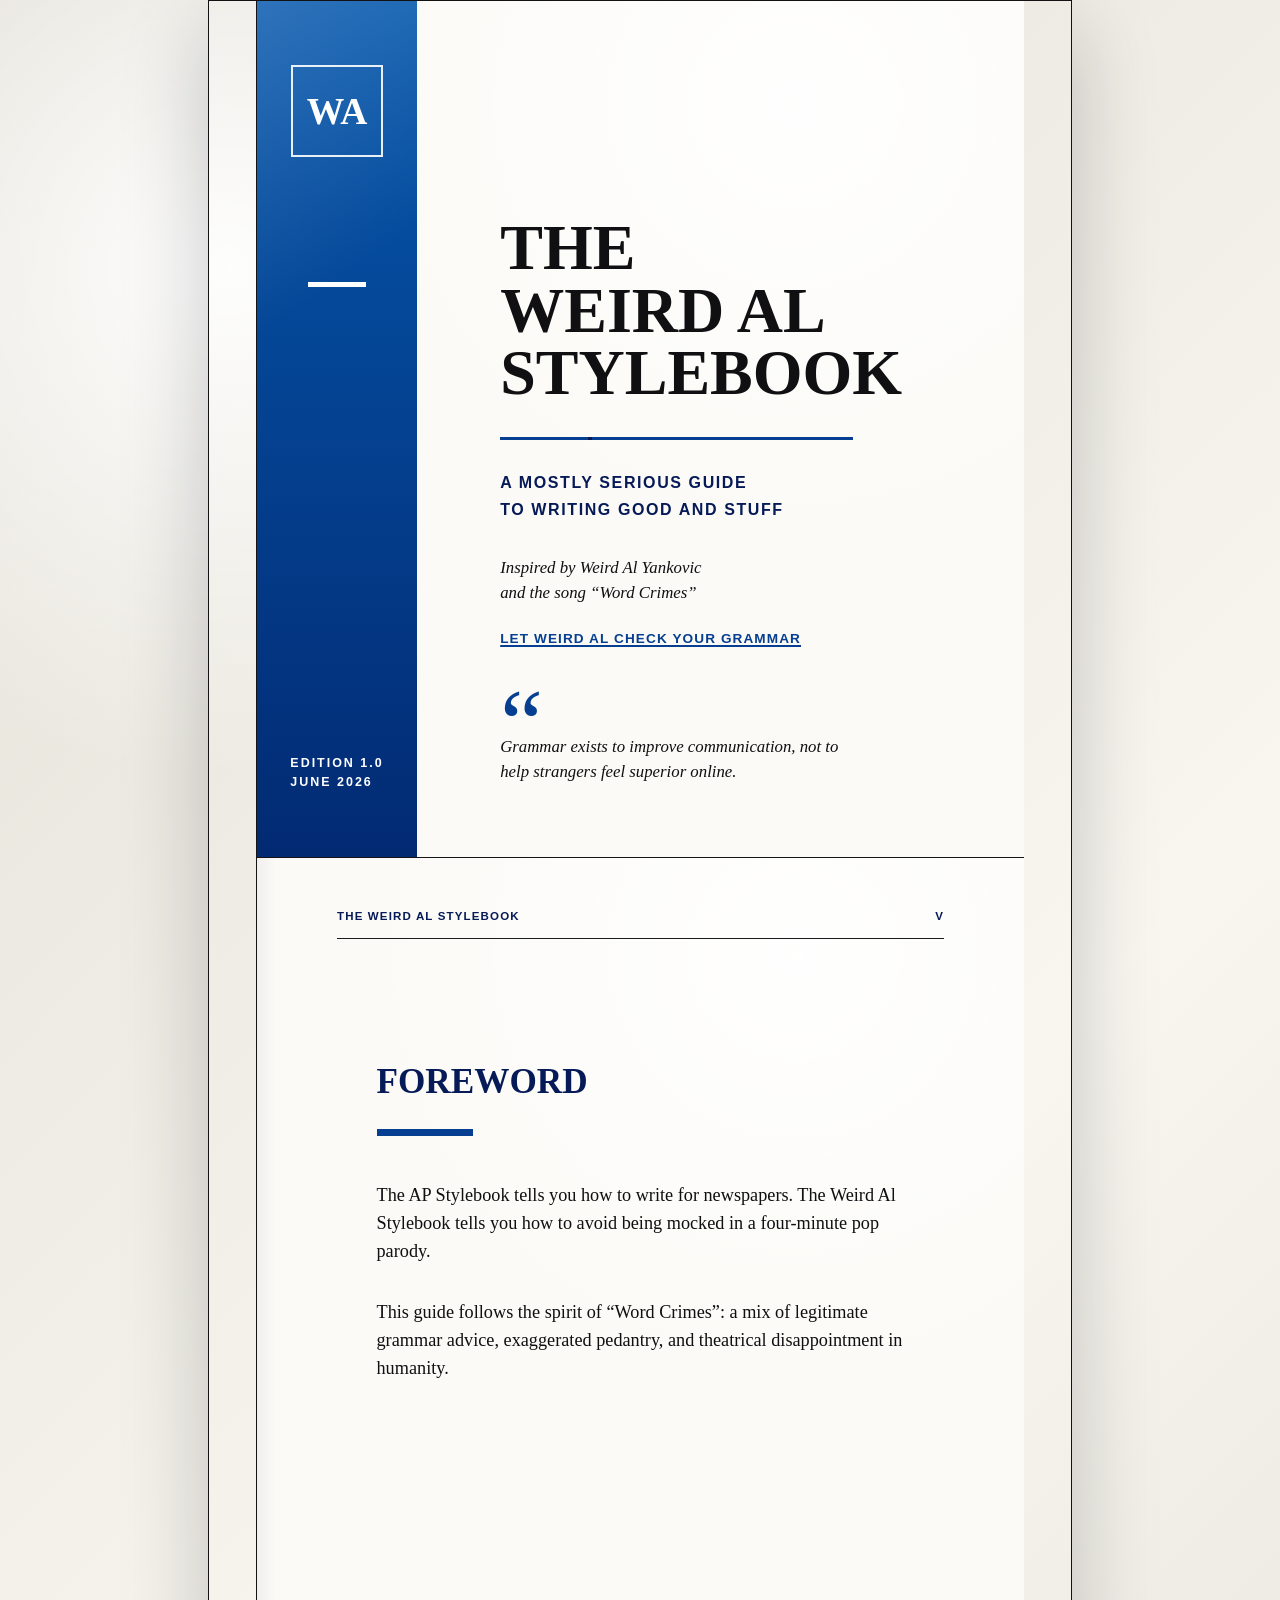
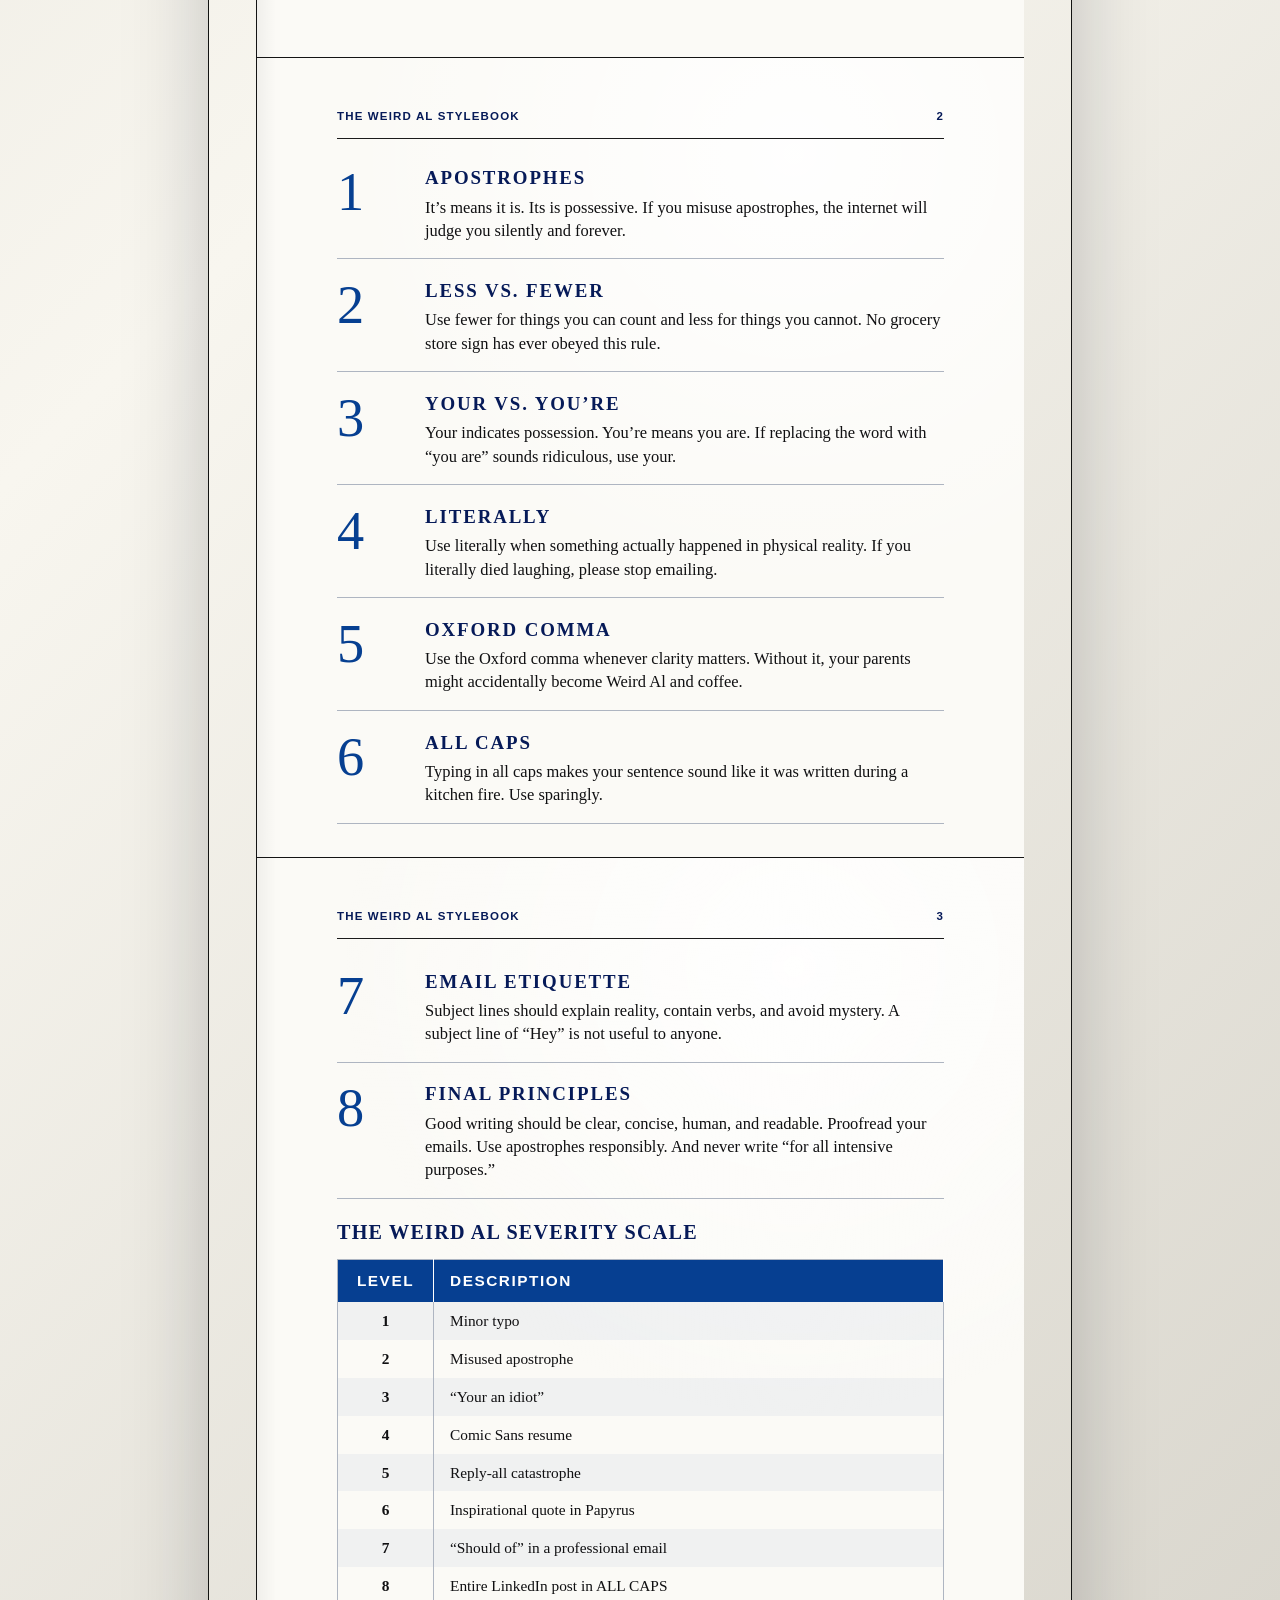
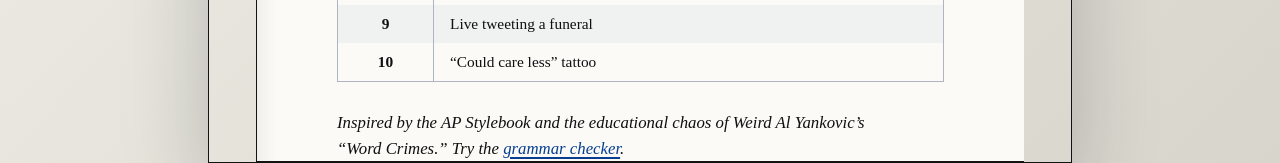
<file: index.html>
<!doctype html>
<html lang="en">
  <head>
    <meta charset="utf-8">
    <meta name="viewport" content="width=device-width, initial-scale=1">
    <title>The Weird Al Stylebook</title>
    <meta
      name="description"
      content="A mostly serious guide to writing good and stuff, inspired by Weird Al Yankovic and Word Crimes."
    >
    <link rel="icon" href="favicon.svg" type="image/svg+xml">
    <link rel="stylesheet" href="styles.css">
  </head>
  <body>
    <main class="book" aria-label="The Weird Al Stylebook">
      <section class="cover page" aria-labelledby="title">
        <aside class="spine" aria-label="Edition information">
          <div class="mark">WA</div>
          <div class="spine-rule"></div>
          <p>Edition 1.0<br>June 2026</p>
        </aside>

        <div class="cover-content">
          <h1 id="title">The<br>Weird Al<br>Stylebook</h1>
          <div class="accent-line"></div>
          <p class="deck">A mostly serious guide<br>to writing good and stuff</p>
          <p class="source">Inspired by Weird Al Yankovic<br>and the song &ldquo;Word Crimes&rdquo;</p>
          <p class="tool-link"><a href="checker.html">Let Weird Al check your grammar</a></p>
          <blockquote>
            <span aria-hidden="true">&ldquo;</span>
            Grammar exists to improve communication, not to help strangers feel superior online.
          </blockquote>
        </div>
      </section>

      <section class="foreword page" aria-labelledby="foreword-heading">
        <header class="page-header">
          <span>The Weird Al Stylebook</span>
          <span>v</span>
        </header>

        <article class="prose">
          <h2 id="foreword-heading">Foreword</h2>
          <div class="short-rule"></div>
          <p>
            The AP Stylebook tells you how to write for newspapers. The Weird Al Stylebook
            tells you how to avoid being mocked in a four-minute pop parody.
          </p>
          <p>
            This guide follows the spirit of &ldquo;Word Crimes&rdquo;: a mix of legitimate grammar
            advice, exaggerated pedantry, and theatrical disappointment in humanity.
          </p>
        </article>
      </section>

      <section class="rules page" aria-labelledby="rules-heading">
        <header class="page-header">
          <span>The Weird Al Stylebook</span>
          <span>2</span>
        </header>
        <h2 id="rules-heading" class="sr-only">Style Rules</h2>

        <ol class="rule-list">
          <li>
            <span class="number">1</span>
            <div>
              <h3>Apostrophes</h3>
              <p>It&rsquo;s means it is. Its is possessive. If you misuse apostrophes, the internet will judge you silently and forever.</p>
            </div>
          </li>
          <li>
            <span class="number">2</span>
            <div>
              <h3>Less vs. Fewer</h3>
              <p>Use fewer for things you can count and less for things you cannot. No grocery store sign has ever obeyed this rule.</p>
            </div>
          </li>
          <li>
            <span class="number">3</span>
            <div>
              <h3>Your vs. You&rsquo;re</h3>
              <p>Your indicates possession. You&rsquo;re means you are. If replacing the word with &ldquo;you are&rdquo; sounds ridiculous, use your.</p>
            </div>
          </li>
          <li>
            <span class="number">4</span>
            <div>
              <h3>Literally</h3>
              <p>Use literally when something actually happened in physical reality. If you literally died laughing, please stop emailing.</p>
            </div>
          </li>
          <li>
            <span class="number">5</span>
            <div>
              <h3>Oxford Comma</h3>
              <p>Use the Oxford comma whenever clarity matters. Without it, your parents might accidentally become Weird Al and coffee.</p>
            </div>
          </li>
          <li>
            <span class="number">6</span>
            <div>
              <h3>All Caps</h3>
              <p>Typing in all caps makes your sentence sound like it was written during a kitchen fire. Use sparingly.</p>
            </div>
          </li>
        </ol>
      </section>

      <section class="scale page" aria-labelledby="scale-heading">
        <header class="page-header">
          <span>The Weird Al Stylebook</span>
          <span>3</span>
        </header>

        <ol class="rule-list compact" start="7">
          <li>
            <span class="number">7</span>
            <div>
              <h3>Email Etiquette</h3>
              <p>Subject lines should explain reality, contain verbs, and avoid mystery. A subject line of &ldquo;Hey&rdquo; is not useful to anyone.</p>
            </div>
          </li>
          <li>
            <span class="number">8</span>
            <div>
              <h3>Final Principles</h3>
              <p>Good writing should be clear, concise, human, and readable. Proofread your emails. Use apostrophes responsibly. And never write &ldquo;for all intensive purposes.&rdquo;</p>
            </div>
          </li>
        </ol>

        <h2 id="scale-heading">The Weird Al Severity Scale</h2>
        <table>
          <thead>
            <tr>
              <th>Level</th>
              <th>Description</th>
            </tr>
          </thead>
          <tbody>
            <tr><td>1</td><td>Minor typo</td></tr>
            <tr><td>2</td><td>Misused apostrophe</td></tr>
            <tr><td>3</td><td>&ldquo;Your an idiot&rdquo;</td></tr>
            <tr><td>4</td><td>Comic Sans resume</td></tr>
            <tr><td>5</td><td>Reply-all catastrophe</td></tr>
            <tr><td>6</td><td>Inspirational quote in Papyrus</td></tr>
            <tr><td>7</td><td>&ldquo;Should of&rdquo; in a professional email</td></tr>
            <tr><td>8</td><td>Entire LinkedIn post in ALL CAPS</td></tr>
            <tr><td>9</td><td>Live tweeting a funeral</td></tr>
            <tr><td>10</td><td>&ldquo;Could care less&rdquo; tattoo</td></tr>
          </tbody>
        </table>

        <p class="note">
          Inspired by the AP Stylebook and the educational chaos of Weird Al Yankovic&rsquo;s
          &ldquo;Word Crimes.&rdquo; Try the <a href="checker.html">grammar checker</a>.
        </p>
      </section>
    </main>
  </body>
</html>
</file>
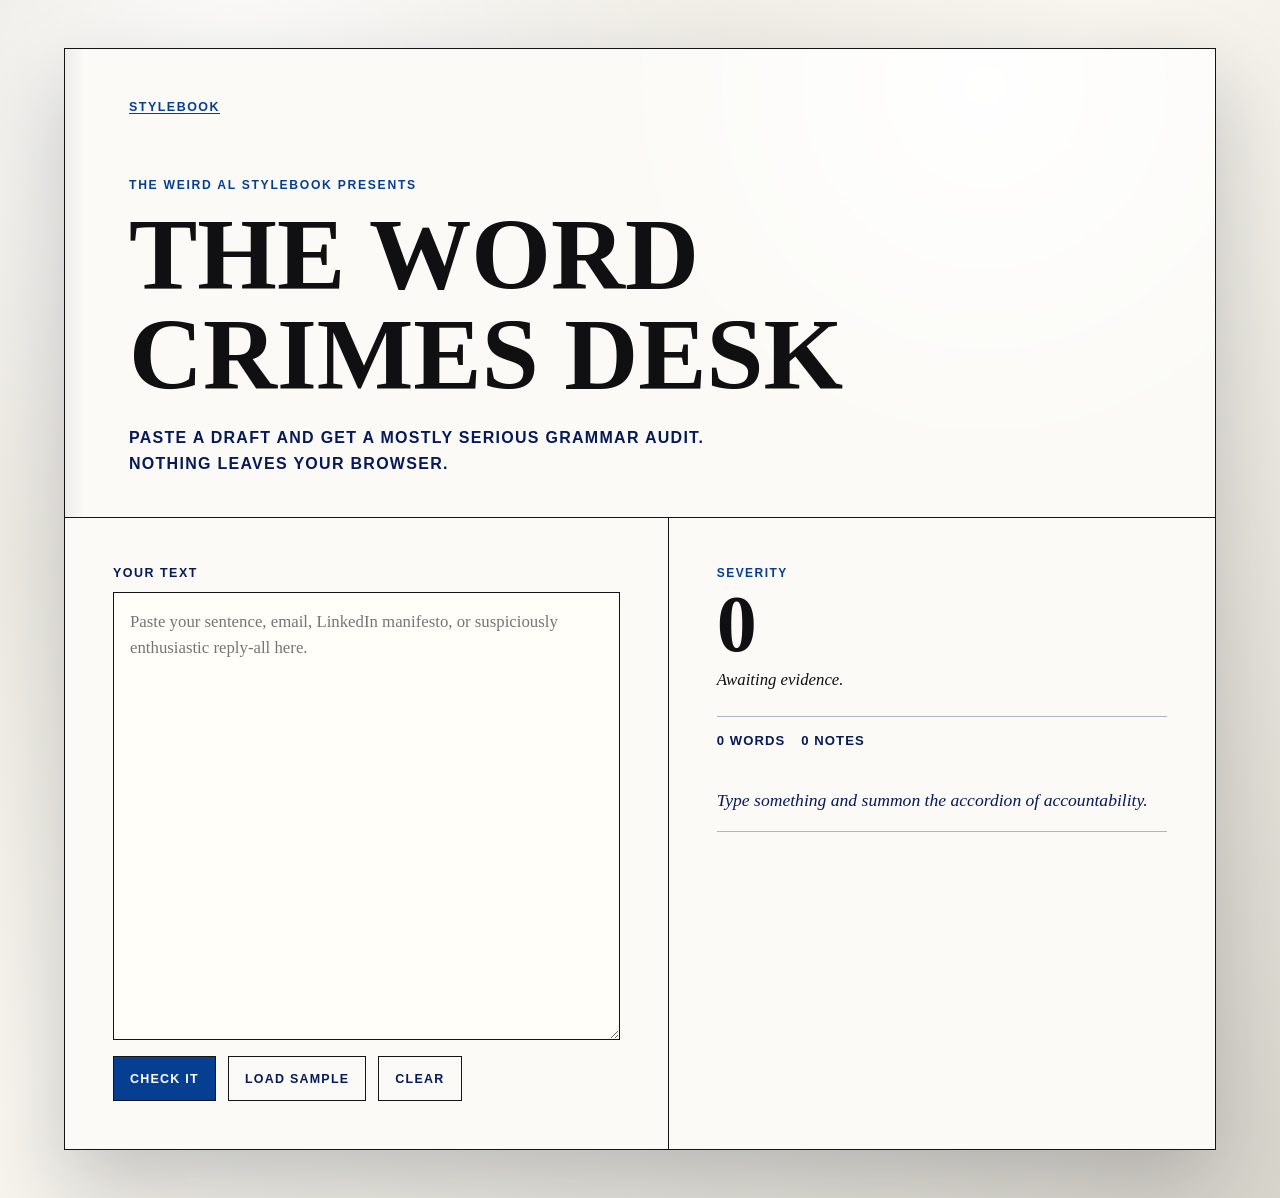
<file: checker.html>
<!doctype html>
<html lang="en">
  <head>
    <meta charset="utf-8">
    <meta name="viewport" content="width=device-width, initial-scale=1">
    <title>Weird Al Grammar Checker</title>
    <meta
      name="description"
      content="A client-side grammar checker with an editorial Weird Al Stylebook voice."
    >
    <link rel="icon" href="favicon.svg" type="image/svg+xml">
    <link rel="stylesheet" href="styles.css">
    <script src="checker.js" defer></script>
  </head>
  <body class="checker-body">
    <main class="checker-shell" aria-labelledby="checker-title">
      <header class="checker-hero">
        <a class="back-link" href="index.html">Stylebook</a>
        <p class="eyebrow">The Weird Al Stylebook presents</p>
        <h1 id="checker-title">The Word Crimes Desk</h1>
        <p class="checker-deck">
          Paste a draft and get a mostly serious grammar audit. Nothing leaves your browser.
        </p>
      </header>

      <section class="checker-grid" aria-label="Grammar checker">
        <form class="editor-panel" id="checker-form">
          <label for="draft">Your text</label>
          <textarea
            id="draft"
            name="draft"
            spellcheck="true"
            placeholder="Paste your sentence, email, LinkedIn manifesto, or suspiciously enthusiastic reply-all here."
          ></textarea>
          <div class="checker-actions">
            <button type="submit">Check it</button>
            <button type="button" class="secondary" id="sample-button">Load sample</button>
            <button type="button" class="secondary" id="clear-button">Clear</button>
          </div>
        </form>

        <aside class="report-panel" aria-live="polite">
          <div class="score-card">
            <span class="score-label">Severity</span>
            <strong id="severity">0</strong>
            <span id="verdict">Awaiting evidence.</span>
          </div>
          <div class="stats" aria-label="Text statistics">
            <span><strong id="word-count">0</strong> words</span>
            <span><strong id="issue-count">0</strong> notes</span>
          </div>
          <ol class="findings" id="findings">
            <li class="empty">Type something and summon the accordion of accountability.</li>
          </ol>
        </aside>
      </section>
    </main>
  </body>
</html>
</file>
<file: styles.css>
:root {
  --ink: #101012;
  --blue: #063f91;
  --blue-deep: #00266f;
  --blue-dark: #061a58;
  --rule: #aeb5c1;
  --paper: #fbfaf6;
  --paper-warm: #f5f2eb;
}

* {
  box-sizing: border-box;
}

html {
  min-height: 100%;
  background:
    radial-gradient(circle at 18% 8%, rgba(255, 255, 255, 0.95), transparent 32rem),
    linear-gradient(135deg, #e3e0d7 0%, #f8f6ef 45%, #d8d5cc 100%);
}

body {
  min-height: 100%;
  margin: 0;
  color: var(--ink);
  font-family: Georgia, "Times New Roman", serif;
}

.book {
  display: grid;
  grid-template-columns: minmax(20rem, 48rem);
  justify-content: center;
  max-width: 54rem;
  margin: 0 auto;
  border: 1px solid #121212;
  box-shadow: 0 2rem 5rem rgba(12, 18, 32, 0.22);
}

.page {
  min-height: 50rem;
  background:
    radial-gradient(circle at 70% 12%, rgba(255, 255, 255, 0.92), transparent 28rem),
    linear-gradient(90deg, rgba(0, 0, 0, 0.045), transparent 1.2rem),
    var(--paper);
  border-left: 1px solid #141414;
  border-bottom: 1px solid #141414;
  position: relative;
}

.page:nth-child(odd) {
  border-left: 1px solid #141414;
}

.cover {
  display: grid;
  grid-template-columns: 10rem 1fr;
}

.spine {
  display: flex;
  flex-direction: column;
  align-items: center;
  min-height: 100%;
  padding: 4rem 1.5rem;
  color: #fff;
  background:
    linear-gradient(145deg, rgba(255, 255, 255, 0.16), transparent 35%),
    linear-gradient(180deg, #0658ad 0%, #022a73 100%);
  text-transform: uppercase;
  letter-spacing: 0.16em;
  font-family: Arial, Helvetica, sans-serif;
  font-size: 0.78rem;
  font-weight: 700;
}

.mark {
  display: grid;
  place-items: center;
  width: 5.75rem;
  aspect-ratio: 1;
  border: 2px solid rgba(255, 255, 255, 0.9);
  font-family: Georgia, "Times New Roman", serif;
  font-size: 2.35rem;
  letter-spacing: 0;
}

.spine-rule {
  width: 3.6rem;
  height: 0.32rem;
  margin-top: 7.8rem;
  background: #fff;
}

.spine p {
  margin: auto 0 0;
  line-height: 1.55;
}

.cover-content {
  padding: 13.5rem 5.2rem 4.5rem;
}

h1,
h2,
h3,
.deck,
.page-header,
th {
  color: var(--blue-dark);
  text-transform: uppercase;
  letter-spacing: 0.1em;
}

h1 {
  margin: 0;
  color: var(--ink);
  font-size: clamp(3rem, 5vw, 5.5rem);
  line-height: 0.98;
  letter-spacing: 0;
}

.accent-line {
  width: 80%;
  height: 0.18rem;
  margin: 2rem 0 1.8rem;
  background: linear-gradient(90deg, var(--blue) 0 25%, var(--blue-dark) 25% 26%, var(--blue) 26% 100%);
}

.deck {
  margin: 0;
  font-family: Arial, Helvetica, sans-serif;
  font-size: 1rem;
  font-weight: 800;
  line-height: 1.7;
}

.source,
.note,
blockquote {
  font-size: 1.05rem;
  font-style: italic;
  line-height: 1.5;
}

.source {
  margin: 2rem 0 3.8rem;
}

.tool-link {
  margin: -2.2rem 0 3rem;
  font-family: Arial, Helvetica, sans-serif;
  font-size: 0.85rem;
  font-weight: 800;
  letter-spacing: 0.08em;
  text-transform: uppercase;
}

a {
  color: var(--blue);
  text-decoration-thickness: 0.12em;
  text-underline-offset: 0.18em;
}

a:hover,
a:focus-visible {
  color: var(--blue-deep);
}

blockquote {
  margin: 0;
  max-width: 22rem;
}

blockquote span {
  display: block;
  height: 2.5rem;
  color: var(--blue);
  font-size: 6rem;
  font-style: normal;
  line-height: 0.6;
}

.page-header {
  display: flex;
  justify-content: space-between;
  align-items: center;
  margin: 3.3rem 5rem 0;
  padding-bottom: 0.95rem;
  border-bottom: 1px solid #1b1b1b;
  font-family: Arial, Helvetica, sans-serif;
  font-size: 0.72rem;
  font-weight: 800;
}

.prose {
  max-width: 33rem;
  margin: 7.8rem auto 0;
}

h2 {
  margin: 0;
  font-size: 2.2rem;
  line-height: 1.1;
  letter-spacing: 0;
}

.short-rule {
  width: 6rem;
  height: 0.42rem;
  margin: 1.7rem 0 2.8rem;
  background: var(--blue);
}

.prose p {
  margin: 0 0 2rem;
  font-size: 1.14rem;
  line-height: 1.55;
}

.rule-list {
  list-style: none;
  margin: 1.8rem 5rem 0;
  padding: 0;
}

.rule-list li {
  display: grid;
  grid-template-columns: 4.5rem 1fr;
  gap: 1rem;
  padding: 1.3rem 0 1rem;
  border-bottom: 1px solid var(--rule);
}

.rule-list li:first-child {
  padding-top: 0;
}

.number {
  color: var(--blue);
  font-size: 3.4rem;
  line-height: 0.95;
}

h3 {
  margin: 0 0 0.35rem;
  font-size: 1.18rem;
  line-height: 1.2;
}

.rule-list p {
  margin: 0;
  font-size: 1.03rem;
  line-height: 1.42;
}

.compact {
  margin-top: 2rem;
}

.scale h2 {
  margin: 1.4rem 5rem 1rem;
  font-size: 1.26rem;
  letter-spacing: 0.06em;
}

table {
  width: calc(100% - 10rem);
  margin: 0 5rem;
  border-collapse: collapse;
  border: 1px solid var(--rule);
  font-size: 0.96rem;
}

th {
  padding: 0.75rem 1rem;
  color: #fff;
  background: var(--blue);
  border-right: 1px solid #fff;
  font-family: Arial, Helvetica, sans-serif;
  text-align: left;
}

td {
  padding: 0.62rem 1rem;
  border-right: 1px solid var(--rule);
}

td:first-child,
th:first-child {
  width: 6rem;
  text-align: center;
  font-weight: 700;
}

tbody tr:nth-child(odd) {
  background: rgba(6, 63, 145, 0.045);
}

.note {
  margin: 1.8rem 5rem 0;
  max-width: 33rem;
}

.sr-only {
  position: absolute;
  width: 1px;
  height: 1px;
  padding: 0;
  margin: -1px;
  overflow: hidden;
  clip: rect(0, 0, 0, 0);
  white-space: nowrap;
  border: 0;
}

.checker-body {
  min-height: 100vh;
  padding: 3rem 1.5rem;
}

.checker-shell {
  max-width: 72rem;
  margin: 0 auto;
  border: 1px solid #141414;
  background: var(--paper);
  box-shadow: 0 2rem 5rem rgba(12, 18, 32, 0.22);
}

.checker-hero {
  padding: 3rem clamp(1.5rem, 5vw, 5rem) 2.5rem;
  border-bottom: 1px solid #141414;
  background:
    linear-gradient(90deg, rgba(0, 0, 0, 0.05), transparent 1.2rem),
    radial-gradient(circle at 80% 8%, rgba(255, 255, 255, 0.95), transparent 24rem),
    var(--paper);
}

.back-link,
.eyebrow,
.checker-deck,
.checker-actions,
label,
.score-label,
.stats,
.finding-type {
  font-family: Arial, Helvetica, sans-serif;
}

.back-link {
  display: inline-block;
  margin-bottom: 4rem;
  font-size: 0.78rem;
  font-weight: 800;
  letter-spacing: 0.12em;
  text-transform: uppercase;
}

.eyebrow {
  margin: 0 0 0.8rem;
  color: var(--blue);
  font-size: 0.76rem;
  font-weight: 800;
  letter-spacing: 0.14em;
  text-transform: uppercase;
}

.checker-hero h1 {
  max-width: 54rem;
  font-size: clamp(3rem, 8vw, 6.8rem);
}

.checker-deck {
  max-width: 38rem;
  margin: 1.2rem 0 0;
  font-size: 1rem;
  font-weight: 800;
  line-height: 1.65;
  text-transform: uppercase;
  letter-spacing: 0.08em;
  color: var(--blue-dark);
}

.checker-grid {
  display: grid;
  grid-template-columns: minmax(0, 1.05fr) minmax(20rem, 0.95fr);
  gap: 0;
}

.editor-panel,
.report-panel {
  padding: clamp(1.5rem, 4vw, 3rem);
}

.editor-panel {
  border-right: 1px solid #141414;
}

label {
  display: block;
  margin-bottom: 0.75rem;
  color: var(--blue-dark);
  font-size: 0.78rem;
  font-weight: 800;
  letter-spacing: 0.12em;
  text-transform: uppercase;
}

textarea {
  display: block;
  width: 100%;
  min-height: 28rem;
  resize: vertical;
  padding: 1rem;
  border: 1px solid #141414;
  border-radius: 0;
  background: #fffef9;
  color: var(--ink);
  font: 1.05rem/1.55 Georgia, "Times New Roman", serif;
}

textarea:focus {
  outline: 0.2rem solid rgba(6, 63, 145, 0.2);
  outline-offset: 0.12rem;
}

.checker-actions {
  display: flex;
  flex-wrap: wrap;
  gap: 0.75rem;
  margin-top: 1rem;
}

button {
  min-height: 2.8rem;
  padding: 0 1rem;
  border: 1px solid #141414;
  background: var(--blue);
  color: #fff;
  cursor: pointer;
  font: 800 0.78rem/1 Arial, Helvetica, sans-serif;
  letter-spacing: 0.1em;
  text-transform: uppercase;
}

button:hover,
button:focus-visible {
  background: var(--blue-deep);
}

button.secondary {
  background: transparent;
  color: var(--blue-dark);
}

button.secondary:hover,
button.secondary:focus-visible {
  background: var(--paper-warm);
}

.score-card {
  display: grid;
  gap: 0.35rem;
  padding-bottom: 1.5rem;
  border-bottom: 1px solid var(--rule);
}

.score-label,
.finding-type {
  color: var(--blue);
  font-size: 0.75rem;
  font-weight: 800;
  letter-spacing: 0.12em;
  text-transform: uppercase;
}

.score-card strong {
  color: var(--ink);
  font-size: 5rem;
  line-height: 0.95;
}

.score-card span:last-child {
  font-size: 1.05rem;
  font-style: italic;
  line-height: 1.45;
}

.stats {
  display: flex;
  gap: 1rem;
  margin: 1rem 0 1.5rem;
  color: var(--blue-dark);
  font-size: 0.82rem;
  font-weight: 800;
  letter-spacing: 0.08em;
  text-transform: uppercase;
}

.findings {
  display: grid;
  gap: 1rem;
  margin: 0;
  padding: 0;
  list-style: none;
}

.findings li {
  padding: 1rem 0 1.1rem;
  border-bottom: 1px solid var(--rule);
}

.findings strong {
  display: block;
  margin-top: 0.35rem;
  font-size: 1.25rem;
}

.findings p {
  margin: 0.55rem 0 0.35rem;
  line-height: 1.45;
}

.findings em {
  display: block;
  color: var(--blue-dark);
  line-height: 1.45;
}

.findings .empty {
  color: var(--blue-dark);
  font-size: 1.1rem;
  font-style: italic;
  line-height: 1.45;
}

@media (max-width: 880px) {
  .book {
    grid-template-columns: 1fr;
    border-inline: 0;
  }

  .page {
    min-height: auto;
    border-left: 0;
  }

  .cover {
    grid-template-columns: 6.25rem 1fr;
  }

  .spine {
    padding: 2rem 1rem;
  }

  .mark {
    width: 4rem;
    font-size: 1.7rem;
  }

  .spine-rule {
    width: 2.8rem;
    margin-top: 4rem;
  }

  .cover-content {
    padding: 6rem 2rem 4rem;
  }

  .page-header {
    margin: 2rem 2rem 0;
  }

  .prose,
  .rule-list,
  .scale h2,
  table,
  .note {
    margin-left: 2rem;
    margin-right: 2rem;
  }

  .prose {
    margin-top: 4rem;
    margin-bottom: 4rem;
  }

  table {
    width: calc(100% - 4rem);
  }

  .note {
    margin-bottom: 3rem;
  }

  .checker-body {
    padding: 0;
  }

  .checker-shell {
    border-inline: 0;
  }

  .checker-grid {
    grid-template-columns: 1fr;
  }

  .editor-panel {
    border-right: 0;
    border-bottom: 1px solid #141414;
  }

  textarea {
    min-height: 20rem;
  }
}

@media (max-width: 560px) {
  .cover {
    grid-template-columns: 1fr;
  }

  .spine {
    min-height: auto;
    flex-direction: row;
    justify-content: space-between;
    padding: 1rem 1.25rem;
  }

  .spine-rule {
    display: none;
  }

  .spine p {
    margin: 0;
    text-align: right;
  }

  .cover-content {
    padding: 4rem 1.5rem 3rem;
  }

  .accent-line {
    width: 100%;
  }

  .page-header,
  .prose,
  .rule-list,
  .scale h2,
  table,
  .note {
    margin-left: 1.25rem;
    margin-right: 1.25rem;
  }

  .rule-list li {
    grid-template-columns: 3.5rem 1fr;
    gap: 0.8rem;
  }

  .number {
    font-size: 2.85rem;
  }

  table {
    width: calc(100% - 2.5rem);
    font-size: 0.86rem;
  }

  th,
  td {
    padding: 0.55rem 0.65rem;
  }
}
</file>
